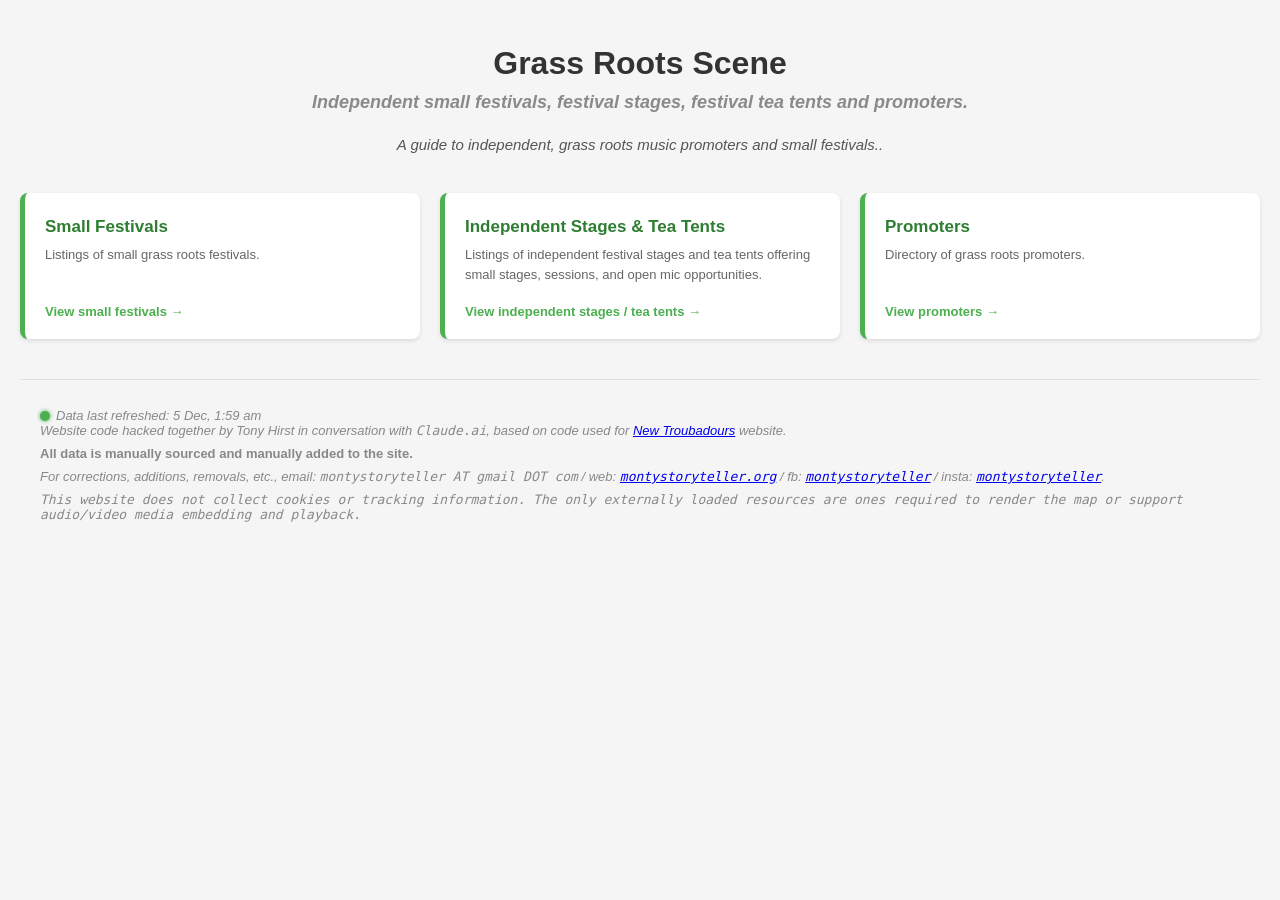
<file: docs/index.html>
<!DOCTYPE html>
<html lang="en">

<head>
    <meta charset="UTF-8">
    <meta name="viewport" content="width=device-width, initial-scale=1.0">
    <meta name="description"
        content="Directory of grass roots music and festival promoters appropriate for possible storytelling shows.">
    <meta name="keywords"
        content="grass roots, acoustic music, folk punk, acoustic, acoustic singer, protest singer, folk singer">
    <title>Grass Roots Scene — UK Grass Roots Promoters and Small Festivals</title>
    <link rel="icon" href="favicon.png">
    <link rel="canonical" href="https://grassroots.newtroubadours.org/">

    <link rel="stylesheet" href="shared-styles.css">
    <style>
        .page-intro {
            text-align: center;
            color: #555;
            font-style: italic;
            max-width: 640px;
            margin: 0 auto 36px auto;
            font-size: 15px;
            line-height: 1.6;
        }

        .tile-grid {
            display: grid;
            grid-template-columns: repeat(auto-fit, minmax(240px, 1fr));
            gap: 20px;
            margin-bottom: 40px;
        }

        .tile {
            background: white;
            border-radius: 8px;
            box-shadow: 0 2px 4px rgba(0, 0, 0, 0.1);
            border-left: 5px solid #4CAF50;
            padding: 24px 20px 20px 20px;
            text-decoration: none;
            color: inherit;
            display: flex;
            flex-direction: column;
            gap: 8px;
            transition: box-shadow 0.2s, transform 0.2s;
        }

        .tile:hover {
            box-shadow: 0 4px 12px rgba(0, 0, 0, 0.15);
            transform: translateY(-2px);
            text-decoration: none;
        }

        .tile-music {
            border-left-color: #1006c6;
        }

        .tile-icon {
            font-size: 28px;
            line-height: 1;
        }

        .tile-title {
            font-size: 17px;
            font-weight: bold;
            color: #2e7d32;
            margin: 0;
        }

        .tile-music .tile-title {
            color: #1006c6;
        }

        .tile-desc {
            font-size: 13px;
            color: #666;
            line-height: 1.5;
            margin: 0;
        }

        .tile-arrow {
            margin-top: auto;
            padding-top: 12px;
            font-size: 13px;
            font-weight: bold;
            color: #4CAF50;
        }

        .tile-music .tile-arrow {
            color: #1006c6;
        }

        .tile-grey {
            border-left-color: #888;
        }

        .tile-grey .tile-title {
            color: #555;
        }

        .tile-grey .tile-arrow {
            color: #888;
        }

        /* ── Club live counter ─────────────────────────── */
        .club-counter {
            display: flex;
            gap: 8px;
            flex-wrap: wrap;
            margin-top: 4px;
        }

        .club-badge {
            display: inline-flex;
            align-items: center;
            gap: 5px;
            font-size: 12px;
            font-weight: bold;
            padding: 3px 8px;
            border-radius: 20px;
            line-height: 1.3;
        }

        .club-badge-today {
            background: #e8f5e9;
            color: #2e7d32;
            border: 1px solid #a5d6a7;
        }

        .club-badge-week {
            background: #f1f8e9;
            color: #558b2f;
            border: 1px solid #c5e1a5;
        }

        .club-badge-loading {
            background: #f5f5f5;
            color: #aaa;
            border: 1px solid #e0e0e0;
            font-weight: normal;
        }

        .club-spinner {
            display: inline-block;
            width: 10px;
            height: 10px;
            border: 2px solid #ccc;
            border-top-color: #4CAF50;
            border-radius: 50%;
            animation: spin 0.7s linear infinite;
            flex-shrink: 0;
        }

        @keyframes spin {
            to {
                transform: rotate(360deg);
            }
        }
    </style>
</head>

<body>
    <h1>Grass Roots Scene</h1>
    <h2>Independent small festivals, festival stages, festival tea tents and promoters.</h2>

    <p class="page-intro">A guide to independent, grass roots music promoters and small festivals..</p>

    <div class="tile-grid">

        <a class="tile" href="small_festivals.html" id="festivals-tile">
            <div class="tile-title">Small Festivals</div>
            <p class="tile-desc">Listings of small grass roots festivals.
            </p>
            <div class="tile-arrow">View small festivals →</div>
        </a>

        <a class="tile" href="independent_stages.html" id="independent-stages-tile">
            <div class="tile-title">Independent Stages & Tea Tents</div>
            <p class="tile-desc">Listings of independent festival stages and tea tents offering small stages, sessions, and open mic opportunities.
            </p>
            <div class="tile-arrow">View independent stages / tea tents →</div>
        </a>

        <a class="tile" href="promoters.html" id="promoter-tile">
            <div class="tile-title">Promoters</div>
            <p class="tile-desc">Directory of grass roots promoters.</p>
            <div class="tile-arrow">View promoters →</div>
        </a>

    </div>

    <div class="about" id="colophon">
        <div id="dataLastUpdated"></div>
        <p><em>Website code hacked together by Tony Hirst in conversation with <code>Claude.ai</code>, based on code
                used for <a href="https://newtroubadours.org"">New Troubadours</a> website.</em></p>
        <p><strong>All data
                is manually sourced and manually added to the site.</strong></p>
        <p><em>For corrections, additions, removals, etc., email: <code>montystoryteller AT gmail DOT com</code> / web:
                <a href=" https://montystoryteller.org/"><code>montystoryteller.org</code></a> / fb: <a
                    href="https://www.facebook.com/montystoryteller/"><code>montystoryteller</code></a> / insta: <a
                    href="https://www.instagram.com/montystoryteller/"><code>montystoryteller</code></a>.</em></p>
        <p><em><code>This website does not collect cookies or tracking information. The only externally loaded resources
                    are ones required to render the map or support audio/video media embedding and playback.</code></em>
        </p>
    </div>

    <script>
        (function () {
            // ── Schedule helpers (ported from storyclub.html) ──────
            const DAY_MAP = { sunday: 0, monday: 1, tuesday: 2, wednesday: 3, thursday: 4, friday: 5, saturday: 6 };
            const OCC_MAP = { '1st': 1, '2nd': 2, '3rd': 3, '4th': 4, 'last': 'last' };

            function parseDDMMYYYY(s) {
                if (!s) return null;
                const [d, m, y] = s.split('/').map(Number);
                if (!d || !m || !y) return null;
                const dt = new Date(y, m - 1, d); dt.setHours(0, 0, 0, 0);
                return dt;
            }

            function findNthDayInMonth(year, month, targetDay, occurrence) {
                const lastDay = new Date(year, month + 1, 0);
                if (occurrence === 'last') {
                    for (let d = lastDay.getDate(); d >= 1; d--) {
                        const t = new Date(year, month, d); t.setHours(0, 0, 0, 0);
                        if (t.getDay() === targetDay) return t;
                    }
                } else {
                    let count = 0;
                    for (let d = 1; d <= lastDay.getDate(); d++) {
                        const t = new Date(year, month, d); t.setHours(0, 0, 0, 0);
                        if (t.getDay() === targetDay && ++count === occurrence) return t;
                    }
                }
                return null;
            }

            function scheduledDatesInRange(schedule, from, to, exceptions) {
                if (!schedule) return [];
                const exSet = new Set((exceptions || []).map(s => {
                    const d = parseDDMMYYYY(s);
                    return d ? d.getTime() : null;
                }).filter(Boolean));

                const results = [];
                function addIfInRange(dt) {
                    if (!dt) return;
                    if (dt >= from && dt <= to && !exSet.has(dt.getTime())) results.push(dt);
                }

                const sl = schedule.toLowerCase().trim();

                // Pipe-separated alternating months: "1st wed (even months) | 1st thu (odd months)"
                if (sl.includes('|')) {
                    for (const part of sl.split('|').map(s => s.trim())) {
                        const m = part.match(/^(.+?)\s*\((\w+)\s+months\)$/i);
                        if (!m) continue;
                        const tokens = m[1].trim().split(/\s+/);
                        const [occ, day] = tokens;
                        const cond = m[2].toLowerCase();
                        const tDay = DAY_MAP[day]; const occNum = OCC_MAP[occ];
                        if (tDay === undefined || !occNum) continue;
                        const cur = new Date(from.getFullYear(), from.getMonth(), 1);
                        while (cur <= to) {
                            const mo = cur.getMonth() + 1;
                            const ok = (cond === 'even' && mo % 2 === 0) || (cond === 'odd' && mo % 2 !== 0);
                            if (ok) addIfInRange(findNthDayInMonth(cur.getFullYear(), cur.getMonth(), tDay, occNum));
                            cur.setMonth(cur.getMonth() + 1);
                        }
                    }
                    return results.sort((a, b) => a - b);
                }

                // "X and Y dayname"
                if (sl.includes(' and ')) {
                    const parts = sl.split(' and ');
                    if (parts.length === 2) {
                        const occ1str = parts[0].trim();
                        const rest = parts[1].trim().split(/\s+/);
                        const occ2str = rest[0], dayName = rest[1];
                        const tDay = DAY_MAP[dayName];
                        const occ1 = OCC_MAP[occ1str], occ2 = OCC_MAP[occ2str];
                        if (tDay !== undefined && occ1 && occ2) {
                            const cur = new Date(from.getFullYear(), from.getMonth(), 1);
                            while (cur <= to) {
                                addIfInRange(findNthDayInMonth(cur.getFullYear(), cur.getMonth(), tDay, occ1));
                                addIfInRange(findNthDayInMonth(cur.getFullYear(), cur.getMonth(), tDay, occ2));
                                cur.setMonth(cur.getMonth() + 1);
                            }
                            return results.sort((a, b) => a - b);
                        }
                    }
                }

                // "every dayname"
                if (sl.startsWith('every ')) {
                    const dayName = sl.replace('every ', '').trim();
                    const tDay = DAY_MAP[dayName];
                    if (tDay !== undefined) {
                        const cur = new Date(from);
                        while (cur.getDay() !== tDay) cur.setDate(cur.getDate() + 1);
                        while (cur <= to) { addIfInRange(new Date(cur)); cur.setDate(cur.getDate() + 7); }
                    }
                    return results;
                }

                // Standard "Nth dayname"
                const tokens = sl.split(/\s+/);
                const occ = tokens[0], dayName = tokens[1];
                const tDay = DAY_MAP[dayName]; const occNum = OCC_MAP[occ];
                if (tDay !== undefined && occNum) {
                    const cur = new Date(from.getFullYear(), from.getMonth(), 1);
                    while (cur <= to) {
                        addIfInRange(findNthDayInMonth(cur.getFullYear(), cur.getMonth(), tDay, occNum));
                        cur.setMonth(cur.getMonth() + 1);
                    }
                }
                return results.sort((a, b) => a - b);
            }

            // ── Count clubs meeting today / this week ─────────────────────────────
            function countClubsInWindow(clubs, from, to) {
                let count = 0;
                for (const club of clubs) {
                    // Some records use a richer, non-string schedule shape
                    // (handled elsewhere by RecurrenceEngine) that this
                    // simplified parser doesn't understand — skip those
                    // rather than crash on them.
                    if (!club.schedule || typeof club.schedule !== 'string') continue;
                    const dates = scheduledDatesInRange(club.schedule, from, to, club.exceptions || []);
                    if (dates.length > 0) count++;
                }
                return count;
            }

            function updateCounter(todayCount, weekCount) {
                const counter = document.getElementById('club-counter');
                if (!counter) return;
                counter.innerHTML = '';

                const mkBadge = (cls, text) => {
                    const b = document.createElement('span');
                    b.className = 'club-badge ' + cls;
                    b.textContent = text;
                    return b;
                };

                if (todayCount > 0) {
                    counter.appendChild(mkBadge('club-badge-today',
                        todayCount === 1 ? '1 storyclub tonight' : `${todayCount} storyclubs tonight`));
                }

                if (weekCount > 0) {
                    counter.appendChild(mkBadge('club-badge-week',
                        weekCount === 1 ? '1 storyclub this week' : `${weekCount} storyclubs over next seven days`));
                }

                if (todayCount === 0 && weekCount === 0) {
                    counter.appendChild(mkBadge('club-badge-loading', 'no clubs this week'));
                    // Override colour for zero state
                    counter.querySelector('.club-badge').style.cssText =
                        'background:#fafafa;color:#aaa;border:1px solid #e0e0e0;';
                }
            }

            // ── Tiny standalone data-health LED ─────────────────────
            // Deliberately not shared_utils.js's buildDataHealthLed() /
            // displayDataLastUpdated() — this page doesn't load that
            // script. Reuses the same CSS classes already defined in
            // shared-styles.css (.data-health-led, .data-health-ok,
            // .data-health-error, .data-updated-text, .data-health-message)
            // so it looks and behaves the same, but only knows two states:
            // ok / error. There's no localStorage cache on this page to
            // fall back on, so there's no "stale-cache" (orange) state to
            // show — a failed fetch here just means the feed is down,
            // full stop.
            function renderDataHealth(ok, detail) {
                const el = document.getElementById('dataLastUpdated');
                if (!el) return;
                el.innerHTML = '';

                const led = document.createElement('span');
                led.className = 'data-health-led ' + (ok ? 'data-health-ok' : 'data-health-error');
                el.appendChild(led);

                const text = document.createElement('span');
                text.className = 'data-updated-text';
                text.textContent = ok
                    ? `Data last refreshed: ${formatNow()}`
                    : 'Event data unavailable';
                el.appendChild(text);

                if (ok) {
                    const title = 'Event data feed loaded successfully';
                    led.title = title;
                    led.setAttribute('role', 'img');
                    led.setAttribute('aria-label', title);
                    return;
                }

                // Error state: title/aria-label alone isn't reachable on a
                // touch device, so make the LED a click/keyboard-toggleable
                // button that reveals the detail message next to it —
                // same pattern as wireDataHealthLedClick() in
                // shared_utils.js, just inlined here rather than shared.
                const promptText = 'Event data unavailable — click for details';
                led.title = promptText;
                led.setAttribute('aria-label', promptText);
                led.classList.add('data-health-led-clickable');
                led.setAttribute('tabindex', '0');
                led.setAttribute('role', 'button');
                led.setAttribute('aria-expanded', 'false');

                const panel = document.createElement('span');
                panel.className = 'data-health-message';
                panel.setAttribute('aria-live', 'polite');
                panel.style.display = 'none';
                panel.textContent = detail || 'No further detail available.';
                el.appendChild(panel);

                const toggle = () => {
                    const nowVisible = panel.style.display === 'none';
                    panel.style.display = nowVisible ? 'block' : 'none';
                    led.setAttribute('aria-expanded', String(nowVisible));
                };
                led.onclick = toggle;
                led.onkeydown = (e) => {
                    if (e.key === 'Enter' || e.key === ' ') {
                        e.preventDefault();
                        toggle();
                    }
                };
            }

            function formatNow() {
                return new Date().toLocaleString('en-GB', {
                    hour: 'numeric', minute: '2-digit', hour12: true,
                    day: 'numeric', month: 'short'
                });
            }

            async function loadClubCounts() {
                try {
                    const resp = await fetch('grass_roots_normalized.json');
                    if (!resp.ok) throw new Error(`HTTP ${resp.status}`);
                    const data = await resp.json();
                    const clubs = data.events || [];

                    const today = new Date(); today.setHours(0, 0, 0, 0);
                    const todayEnd = new Date(today); todayEnd.setHours(23, 59, 59, 999);

                    // "This week" = today through next 6 days (7-day window)
                    const weekEnd = new Date(today);
                    weekEnd.setDate(weekEnd.getDate() + 6);
                    weekEnd.setHours(23, 59, 59, 999);

                    const todayCount = countClubsInWindow(clubs, today, todayEnd);
                    const weekCount = countClubsInWindow(clubs, today, weekEnd);

                    updateCounter(todayCount, weekCount);
                    renderDataHealth(true);
                } catch (e) {
                    // Remove the counter spinner and paint the LED red —
                    // no more silent failure now that there's a visible
                    // indicator to reflect it. Logged to console too, since
                    // the LED's tooltip alone isn't always easy to trigger.
                    console.error('loadClubCounts failed:', e);
                    const counter = document.getElementById('club-counter');
                    if (counter) counter.innerHTML = '';
                    renderDataHealth(false, e && e.message);
                }
            }

            loadClubCounts();
        })();
    </script>
</body>

</html>
</file>
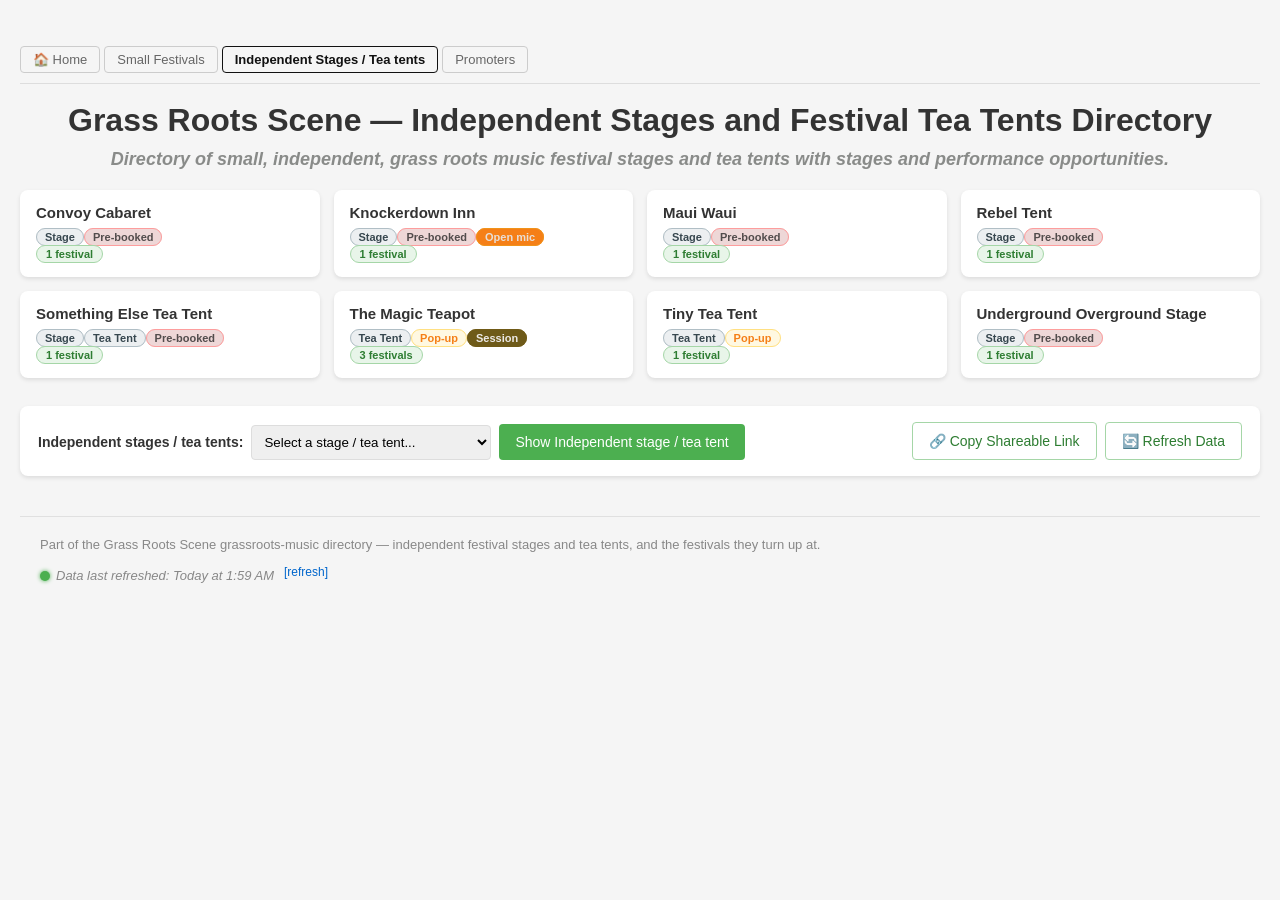
<file: docs/independent_stages.html>
<!DOCTYPE html>
<html lang="en">

<head>
    <meta charset="UTF-8">
    <meta name="viewport" content="width=device-width, initial-scale=1.0">
    <meta name="description" content="UK grassroots scene small independent festival stages and festival tea tents directory.">
    <meta name="keywords"
        content="grass roots music, independent stages, small stages, tea tents, festival tea tents, small festivals, independent festivals, independent festival stage">
    <title>Independent Stages and Festival Tea Tents — Grass Roots Scene</title>
    <link rel="icon" type="image/x-icon" href="favicon.png">
    <link rel="preconnect" href="https://cdnjs.cloudflare.com" crossorigin>
    <link rel="stylesheet" href="shared-styles.css">
    <link rel="stylesheet" href="independent_stages-styles.css">
</head>

<body class="page-independent_stages">

    <nav class="site-nav" aria-label="Site navigation">
        <a href="index.html">🏠 Home</a>
        <a href="small_festivals.html">Small Festivals</a>
        <a href="independent_stages.html" aria-current="page">Independent Stages / Tea tents</a>
        <a href="promoters.html">Promoters</a>
    </nav>

    <h1>Grass Roots Scene — Independent Stages and Festival Tea Tents Directory</h1>
    <h2>Directory of small, independent, grass roots music festival stages and tea tents with stages and performance opportunities.</h2>

    <!-- ── Overview panels ─────────────────────────────────────────── -->

    <div id="allStagesBody">
        <p class="stage-panel-placeholder">Loading independent stages / tea tents…</p>
    </div>

    <!-- ── Selector ────────────────────────────────────────────────── -->

    <div class="stage-controls">
        <div class="stage-selector">
            <label for="independentStageSelect">Independent stages / tea tents:</label>
            <select id="independentStageSelect" onchange="handleIndependentStageSelectChange()">
                <option value="">Select a stage / tea tent...</option>
            </select>
            <button onclick="loadSelectedIndependentStage()" class="btn-primary">Show Independent stage / tea tent</button>
        </div>
        <div class="share-container">
            <button onclick="shareIndependentStageLink()" class="btn-secondary">🔗 Copy Shareable Link</button>
            <button id="refreshDataBtn" onclick="refreshDirectoryData()" class="btn-secondary"
                title="Bypasses the cache to fetch the latest directory data immediately">🔄 Refresh Data</button>
        </div>
    </div>

    <!-- ── Not found ───────────────────────────────────────────────── -->
    <div id="independentStageNotFound" style="display:none;" class="not-found-state">
        <p>Independent stage / tea tent not found. <a href="independent_stages.html">View all independent stages / tea tents</a></p>
    </div>

    <!-- ── Detail panel ────────────────────────────────────────────── -->
    <div id="independentStageContent" style="display:none;">
        <h2 id="independentStageTitle"></h2>
        <div id="independentStageSubtitle" style="display:none;"></div>

        <div id="independentStageBadges" class="badge-row"></div>
        <div id="independentStageMeta"></div>
        <div id="independentStageLinks"></div>
        <div id="independentStagePromoter" style="display:none;"></div>

        <div id="independentStageDescription"></div>

        <h3 class="stage-section-heading">Festivals featuring this stage</h3>
        <div id="independentStageFestivalsList"></div>
    </div>

    <!-- ── Colophon ────────────────────────────────────────────────── -->
    <div class="about">
        <p>Part of the Grass Roots Scene grassroots-music directory — independent festival stages and tea tents,
            and the festivals they turn up at.</p>
        <div id="dataLastUpdated"></div>
    </div>

        <script src="recurrence-engine.js"></script>
        <script src="shared_utils.js"></script>
        <script src="independent_stages.js"></script>
</body>

</html>
</file>
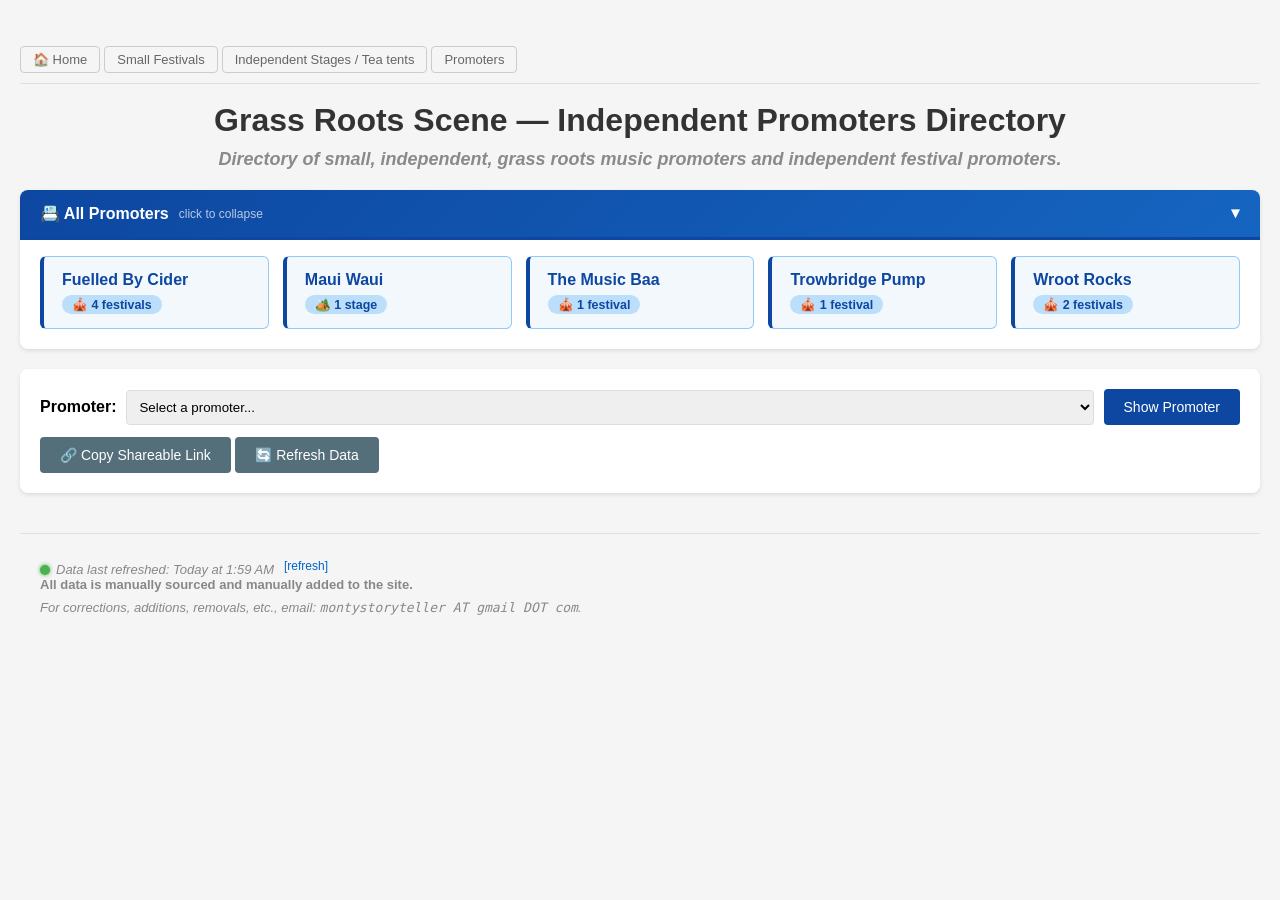
<file: docs/promoters.html>
<!DOCTYPE html>
<html lang="en">

<head>
    <meta charset="UTF-8">
    <meta name="viewport" content="width=device-width, initial-scale=1.0">
    <meta name="description" content="UK grassroots scene small independent promoters directory.">
    <meta name="keywords"
        content="grass roots music, independent promoters, promoters, promoting, promoter, small festival promoters, small festivals, independent festival promoter, independent festival promotion">
    <title>Independent Promoters — Grass Roots Scene</title>
    <link rel="icon" type="image/x-icon" href="favicon.png">
    <link rel="preconnect" href="https://cdnjs.cloudflare.com" crossorigin>
    <link rel="stylesheet" href="shared-styles.css">
    <link rel="stylesheet" href="promoters-styles.css">
</head>

<body class="page-promoters">

    <nav class="site-nav" aria-label="Site navigation">
        <a href="index.html">🏠 Home</a>
        <a href="small_festivals.html">Small Festivals</a>
        <a href="independent_stages.html">Independent Stages / Tea tents</a>
        <a href="promoters.html">Promoters</a>
    </nav>

    <h1>Grass Roots Scene — Independent Promoters Directory</h1>
    <h2>Directory of small, independent, grass roots music promoters and independent festival promoters.</h2>
    <!-- ── Overview panels ─────────────────────────────────────────── -->

    <div id="allPromotersPanel">
        <details class="promoter-panel-details" open>
            <summary class="promoter-panel-summary">
                <span class="promoter-panel-label">📇 All Promoters</span>
                <span class="promoter-panel-hint">click to collapse</span>
            </summary>
            <div class="promoter-panel-body" id="allPromotersBody"></div>
        </details>
    </div>

    <!-- ── Selector ────────────────────────────────────────────────── -->

    <div class="promoter-controls">
        <div class="promoter-selector">
            <label for="promoterSelect">Promoter:</label>
            <select id="promoterSelect" onchange="handlePromoterSelectChange()">
                <option value="">Select a promoter...</option>
            </select>
            <button onclick="loadSelectedPromoter()" class="btn-primary">Show Promoter</button>
        </div>
        <div class="share-container">
            <button onclick="sharePromoterLink()" class="btn-secondary">🔗 Copy Shareable Link</button>
            <button id="refreshDataBtn" onclick="refreshDirectoryData()" class="btn-secondary"
                title="Bypasses the cache to fetch the latest directory data immediately">🔄 Refresh Data</button>
        </div>
    </div>

    <!-- ── Not found ───────────────────────────────────────────────── -->
    <div id="promoterNotFound" style="display:none;" class="not-found-state">
        <p>Promoter not found. <a href="promoters.html">View all promoters</a></p>
    </div>

    <!-- ── Promoter detail ─────────────────────────────────────────── -->
    <div id="promoterContent" style="display:none;">

        <div class="promoter-header">
            <h2 class="promoter-title" id="promoterTitle"></h2>
            <div class="promoter-subtitle" id="promoterSubtitle" style="display:none;"></div>
            <div id="promoterLinks" class="promoter-links"></div>
            <div id="promoterDescription" class="promoter-description" style="display:none;"></div>
        </div>

        <div class="promoter-section">
            <h3 class="promoter-section-heading">🎪 Festivals</h3>
            <div id="promoterFestivalsList" class="promoter-list"></div>
        </div>

        <div class="promoter-section">
            <h3 class="promoter-section-heading">🏕️ Independent Stages / Tea Tents</h3>
            <div id="promoterStagesList" class="promoter-list"></div>
        </div>

        <div class="promoter-section">
            <h3 class="promoter-section-heading">📍 Venues</h3>
            <div id="promoterVenuesList" class="promoter-list"></div>
        </div>

        <div class="promoter-section">
            <h3 class="promoter-section-heading">🎤 Artists</h3>
            <div id="promoterArtistsList" class="promoter-list"></div>
        </div>

    </div>

    <div class="about" id="colophon">
        <div id="dataLastUpdated"></div>
        <p><strong>All data is manually sourced and manually added to the site.</strong></p>
        <p><em>For corrections, additions, removals, etc., email: <code>montystoryteller AT gmail DOT com</code>.</em>
        </p>
    </div>

    <script src="recurrence-engine.js"></script>
    <script src="shared_utils.js"></script>
    <script src="promoters.js"></script>
</body>

</html>
</file>
<file: docs/shared-styles.css>
/* =============================================================
   0. SHARED COLOUR VARIABLES
   Performance-type accent colours — single source of truth for
   the full-saturation accent used by filter buttons, tags, and
   badges across the events/tours/performers/venues/flyers pages.
   Keep in sync with PERFORMANCE_TYPE_COLOURS in shared_utils.js.
   (Softer tint/shade variants, e.g. badge backgrounds, and
   gradient stops on the coloured event/tour cards, are a
   deliberately different design choice and are not driven by
   these variables.)
   ============================================================= */
:root {
    --color-story: #2e7d32;
    --color-music: #443cd7;
    --color-poetry: #d6006e;
    --color-troupe: #795548;

    /* Primary Green Theme Variables */
    --theme-green: #4CAF50;
    --theme-green-dark: #2e7d32;
    --theme-green-border: #a5d6a7;
    --theme-green-border-alt: #c8e6c9;
    /* Promoted here from venue-styles.css and tour-styles.css, which both
       independently defined this exact value in their own :root blocks. */
    --theme-green-bg: #e8f5e9;
}

/* =============================================================
   1. BASE
   body, headings
   ============================================================= */

*,
*::before,
*::after {
    box-sizing: border-box;
}

html {
    overflow-x: hidden;
}

body {
    font-family: Arial, sans-serif;
    max-width: 1400px;
    margin: 20px auto;
    padding: 20px;
    background-color: #f5f5f5;
    overflow-x: hidden;
}

h1 {
    color: #333;
    text-align: center;
    margin: 5px 0 10px 0;
}

h2 {
    text-align: center;
    font-style: italic;
    color: #898b89;
    margin: 5px 0 20px 0;
    font-size: 18px;
}

/* =============================================================
   1b. SITE NAV
   ============================================================= */
.site-nav {
  display: flex;
  flex-wrap: wrap;
  overflow-x: visible;
  gap: 4px;
  padding: 6px 0 10px;
  margin: 0 0 18px;
  border-bottom: 1px solid #ddd;
  scrollbar-width: none;
}

.site-nav a {
  flex-shrink: 1;
  padding: 5px 12px;
  border-radius: 4px;
  text-decoration: none;
  font-size: 13px;
  font-weight: 500;
  color: #666;
  background: transparent;
  border: 1px solid #ccc;
  transition: background 0.15s, border-color 0.15s, color 0.15s;
  white-space: nowrap;
}
.site-nav a:hover {
  background: #f5f5f5;
  border-color: #999;
  color: #111;
}
.site-nav a[aria-current="page"] {
  background: #f5f5f5;
  border: 1.5px solid #111;
  color: #111;
  font-weight: 700;
  pointer-events: none;
}

@media (prefers-color-scheme: dark) {
  .site-nav {
    border-bottom-color: #333;
  }
  .site-nav a {
    color: #999;
    border-color: #444;
  }
  .site-nav a:hover {
    background: #2a2a2a;
    border-color: #777;
    color: #eee;
  }
  .site-nav a[aria-current="page"] {
    background: #2a2a2a;
    border-color: #eee;
    color: #eee;
  }
}

/* Navigation feedback for page transitions */
.site-nav a.nav-link-pending {
  opacity: 0.6;
}

body.nav-loading {
  opacity: 0.85;
  transition: opacity 0.1s ease-out;
}

/* =============================================================
   2. BUTTONS
   ============================================================= */

button {
    padding: 10px 20px;
    background-color: var(--theme-green);
    color: white;
    border: none;
    border-radius: 4px;
    cursor: pointer;
    font-size: 14px;
    transition: all 0.3s;
}

button:hover {
    background-color: #45a049;
}

button.active {
    background-color: var(--theme-green-dark);
    box-shadow: 0 0 0 3px rgba(46, 125, 50, 0.3);
}

/* =============================================================
   PERFORMANCE-TYPE FILTER BUTTONS (story/music/poetry/troupe)
   Shared by the performers listing and venues listing pages.
   Each type gets its own accent colour for both the active and
   hover states, and explicitly cancels the generic button /
   button:hover / button.active rules above (background-color,
   box-shadow) — those would otherwise force every one of these
   buttons, including music/poetry, to the same green highlight.
   ============================================================= */
.type-filter-btn {
    border: 2px solid #ccc;
    background: white;
    color: #555;
    border-radius: 20px;
    padding: 5px 14px;
    font-size: 13px;
    font-weight: bold;
    cursor: pointer;
    transition: background 0.15s, border-color 0.15s, color 0.15s, box-shadow 0.15s;
    box-shadow: none;
}

.type-filter-btn:hover {
    background: white;
}

.type-filter-btn.active {
    box-shadow: none;
}

.type-filter-btn[data-ptype="story"].active {
    background: var(--color-story);
    border-color: var(--color-story);
    color: white;
}

.type-filter-btn[data-ptype="music"].active {
    background: var(--color-music);
    border-color: var(--color-music);
    color: white;
}

.type-filter-btn[data-ptype="poetry"].active {
    background: var(--color-poetry);
    border-color: var(--color-poetry);
    color: white;
}

.type-filter-btn[data-ptype="troupe"].active {
    background: var(--color-troupe);
    border-color: var(--color-troupe);
    color: white;
}

.type-filter-btn[data-ptype="story"]:not(.active):hover {
    border-color: var(--color-story);
    color: var(--color-story);
}

.type-filter-btn[data-ptype="music"]:not(.active):hover {
    border-color: var(--color-music);
    color: var(--color-music);
}

.type-filter-btn[data-ptype="poetry"]:not(.active):hover {
    border-color: var(--color-poetry);
    color: var(--color-poetry);
}

.type-filter-btn[data-ptype="troupe"]:not(.active):hover {
    border-color: var(--color-troupe);
    color: var(--color-troupe);
}

/* Slightly darkened shades for the active+hover state — derived tints,
   not driven by the CSS variables above (deliberately a different value,
   not just var() + opacity). */
.type-filter-btn[data-ptype="story"].active:hover {
    background: #276829;
}

.type-filter-btn[data-ptype="music"].active:hover {
    background: #3931b8;
}

.type-filter-btn[data-ptype="poetry"].active:hover {
    background: #b8004f;
}

.type-filter-btn[data-ptype="troupe"].active:hover {
    background: #63443a;
}


/* =============================================================
   3. FORM INPUTS
   ============================================================= */

input[type="date"],
select {
    padding: 8px;
    border: 1px solid #ddd;
    border-radius: 4px;
    transition: all 0.3s;
}


/* =============================================================
   4. MAP
   Base map container and popup styles.
   Note: tour-styles.css overrides #map-container for the tour page.
   ============================================================= */

#map-container {
    background: white;
    padding: 20px;
    border-radius: 8px;
    box-shadow: 0 2px 4px rgba(0, 0, 0, 0.1);
    height: 600px;
}

#map {
    height: 100%;
    border-radius: 4px;
}

.leaflet-popup-content {
    margin: 10px;
}

.popup-content h3 {
    margin: 0 0 10px 0;
    color: var(--theme-green-dark);
}

.popup-content p {
    margin: 5px 0;
}


/* =============================================================
   8. COLOPHON
   ============================================================= */

.about {
    margin-top: 40px;
    padding: 20px;
    font-size: 13px;
    color: #888;
    border-top: 1px solid #e0e0e0;
}

.about p {
    margin: 0 0 8px 0;
}

#dataLastUpdated {
    display: flex;
    align-items: center;
    flex-wrap: wrap;
    gap: 6px;
}

.data-updated-text {
    font-style: italic;
    margin-top: 8px;
}

/* Status LED next to the "Data last updated" line — reflects whether the
   grass_roots_normalized.json feed loaded normally (green), failed but fell
   back to a stale cached copy (orange), or failed with no cache at all
   to fall back on (red). See loadEventsData() / displayDataLastUpdated()
   in shared_utils.js. */
.data-health-led {
    display: inline-block;
    width: 10px;
    height: 10px;
    border-radius: 50%;
    flex-shrink: 0;
    margin-top: 8px;
}

.data-health-ok {
    background: #4CAF50;
    box-shadow: 0 0 4px #4CAF50;
}

.data-health-stale-cache {
    background: #ff9800;
    box-shadow: 0 0 4px #ff9800;
}

.data-health-error {
    background: #e53935;
    box-shadow: 0 0 4px #e53935;
}

/* Added only while the LED reflects a problem (stale-cache/error) — see
   wireDataHealthLedClick() in shared_utils.js. Clicking, or pressing
   Enter/Space when focused, toggles .data-health-message next to it.
   The title/aria-label tooltip alone isn't reachable on a touch device,
   so this gives the same explanation a visible, tappable home. */
.data-health-led-clickable {
    cursor: pointer;
}

.data-health-led-clickable:hover,
.data-health-led-clickable:focus-visible {
    box-shadow: 0 0 0 3px rgba(0, 0, 0, 0.15);
    outline: none;
}

.data-health-message {
    display: none;
    margin-top: 4px;
    font-size: 0.85em;
    color: #555;
}

.data-refresh-link {
    color: #0066cc;
    text-decoration: none;
    font-size: 12px;
    margin-left: 4px;
    cursor: pointer;
    transition: color 0.2s;
}

.data-refresh-link:hover {
    color: #0052a3;
    text-decoration: underline;
}

.data-refresh-status {
    display: inline;
    color: var(--theme-green-dark);
    font-weight: bold;
    margin-left: 4px;
}


/* =============================================================
   5. EVENT CARDS — BASE & VARIANTS
   .event base, then colour/style variants: special, music, folk,
   session, highlighted, cancelled
   ============================================================= */

.event {
    padding: 15px;
    margin-bottom: 10px;
    background-color: #f9f9f9;
    border-left: 4px solid var(--theme-green);
    border-radius: 4px;
    cursor: pointer;
    transition: background-color 0.3s;
}

.event:hover {
    background-color: #f0f0f0;
}

.event.special {
    background: linear-gradient(135deg, #43a047 0%, #66bb6a 100%);
    border: 2px solid var(--theme-green-dark);
    color: white;
}

.event.music {
    background: linear-gradient(135deg, #443cd7 0%, #8e9df3 100%);
    border: 2px solid #1006c6;
    color: white;
}

.event.folk {
    background: linear-gradient(135deg, #8b4513 0%, #a0522d 100%);
    border: 2px solid #654321;
    color: white;
}

.event.poetry {
    background: linear-gradient(135deg, #c2005c 0%, #ff4fa3 100%);
    border: 2px solid #8a0040;
    color: white;
}

.event.session {
    background: linear-gradient(135deg, #90ee90 0%, #98fb98 100%);
    border: 2px solid #228b22;
    color: #1a5c1a;
}

.event.highlighted {
    box-shadow: 0 0 10px rgba(76, 175, 80, 0.5);
    border-left-width: 8px;
}

.event.event-cancelled, .event.event-rescheduled {
    border-left: 4px solid #c62828 !important;
    background: repeating-linear-gradient(
        -45deg,
        #e8ede8, #e8ede8 8px,
        #dfe6df 8px, #dfe6df 16px
    );
    color: #555;
}

/* Past event styling (mirrors the tour page's .date-past treatment).
   Applied to every .event unconditionally so past events are visibly
   dimmed even when the "Hide past events" checkbox is left unchecked.
   Cancelled/rescheduled events already have their own faded striped
   look, so they only get the dimming filter, not the colour override —
   avoids fighting their !important background/border rule above. */
.event.date-past {
    opacity: 0.55;
    filter: grayscale(40%);
}

.event.date-past:not(.event-cancelled):not(.event-rescheduled) {
    border-left-color: #aaa !important;
    background: #f0f0f0 !important;
    color: #888 !important;
}

.event.special.date-past,
.event.music.date-past,
.event.folk.date-past,
.event.poetry.date-past,
.event.session.date-past {
    background: linear-gradient(135deg, #777 0%, #aaa 100%) !important;
    border-color: #999 !important;
    color: #ddd !important;
    opacity: 0.6;
}

.event.date-past:not(.event-cancelled):not(.event-rescheduled) .event-name::after {
    content: " — past";
    font-size: 0.8em;
    color: inherit;
    font-weight: normal;
    font-style: italic;
    opacity: 0.85;
}


/* =============================================================
   6. EVENT CARD CONTENT
   Name, date, location — base styles then per-variant overrides
   ============================================================= */

.event-name {
    font-weight: bold;
    font-size: 16px;
}

.event-date {
    margin-top: 5px;
}

.event-location {
    color: #777;
    font-style: italic;
    margin-top: 3px;
    font-size: 14px;
}

/* Featured guest slot on recurring club events — "feat. Performer Name" */
.event-featured-guest {
    font-size: 13px;
    color: #555;
    font-style: italic;
    margin-top: 3px;
}

.event-featured-guest a {
    color: var(--theme-green-dark);
    text-decoration: none;
    font-style: italic;
}

.event-featured-guest a:hover {
    text-decoration: underline;
}

.special .event-location {
    color: var(--theme-green-border-alt);
}

.music .event-location {
    color: rgba(255, 255, 255, 0.85);
}

.poetry .event-location {
    color: rgba(255, 255, 255, 0.85);
}

.folk .event-location {
    color: #f5deb3;
}

.session .event-location {
    color: #2d5a2d;
}

.event.event-cancelled .event-location {
    color: #178232;
}

/* Date status indicators */
.event-date-cancelled {
    text-decoration: line-through;
    color: #999;
}

.special .event-date-cancelled {
    text-decoration: line-through;
    color: #888;
}

.special .event-location .event-date-cancelled,
.music .event-location .event-date-cancelled,
.poetry .event-location .event-date-cancelled {
    color: #649f66;
}

.event-date-rescheduled-notice {
    color: #d32f2f;
    font-weight: bold;
}

.event-date-usually {
    color: var(--theme-green-dark);
    font-style: italic;
}

/* Venue links */
.venue-link {
    text-decoration: none;
    color: inherit;
}

.venue-link:hover {
    text-decoration: underline;
}


/* =============================================================
   7. ICONS  (website / email / facebook)
   Base icon rules, then colour overrides grouped by variant:
   default → music → folk → session → facebook-inline
   ============================================================= */

.event-facebook,
.event-email,
.event-website {
    display: inline-block;
    margin-left: 10px;
    text-decoration: none !important;
    vertical-align: middle;
    border: none;
    border-bottom: none !important;
}

.event-facebook svg,
.event-email svg,
.event-website svg {
    width: 20px;
    height: 20px;
    transition: fill 0.3s;
}

/* Default icon colours */
/* Facebook colours are baked into the SVG itself */

.event-email svg {
    fill: #ffffff;
}

.event-email:hover svg {
    fill: #77ee77;
}

.event-website svg {
    fill: #555555;
}

.event-website:hover svg {
    fill: #1eb868;
}

.event.special .event-website svg {
    fill: #d9d5d5;
}

/* Music variant icon overrides */
/* Invert facebook on blue background so it reads as white circle / blue f */
.event.music .event-facebook svg {
    filter: invert(1);
}

.event.music .event-email svg {
    fill: #77ee77;
}

.event.music .event-email:hover svg {
    fill: #ffffff;
}

.event.music .event-website svg {
    fill: rgba(255, 255, 255, 0.85);
}

.event.music .event-website:hover svg {
    fill: #ffffff;
}

/* Poetry variant icon overrides */
/* Invert facebook on magenta background so it reads as white circle / blue f */
.event.poetry .event-facebook svg {
    filter: invert(1);
}

.event.poetry .event-email svg {
    fill: #ffb3da;
}

.event.poetry .event-email:hover svg {
    fill: #ffffff;
}

.event.poetry .event-website svg {
    fill: rgba(255, 255, 255, 0.85);
}

.event.poetry .event-website:hover svg {
    fill: #ffffff;
}

/* Folk variant icon overrides */
.event.folk .event-email svg,
.event.folk .event-website svg {
    fill: #f5deb3;
}

.event.folk .event-email:hover svg,
.event.folk .event-website:hover svg {
    fill: #ffffff;
}

/* Session variant icon overrides */
.event.session .event-email svg,
.event.session .event-website svg {
    fill: #228b22;
}

.event.session .event-email:hover svg,
.event.session .event-website:hover svg {
    fill: #1a5c1a;
}



/* =============================================================
   8. TICKETS & LINKS
   ============================================================= */

.event-tickets {
    margin-top: 8px;
    display: flex;
    align-items: center;
    gap: 8px;
    flex-wrap: wrap;
}

.event-tickets a {
    color: var(--theme-green-dark);
    text-decoration: none;
    font-weight: bold;
    border-bottom: 2px solid var(--theme-green);
}

.event.special .event-tickets a,
.event.music .event-tickets a,
.event.poetry .event-tickets a {
    color: #ffeb3b;
    border-bottom: 2px solid #fff59d;
}

.event-tickets a:hover {
    border-bottom-color: #ffffff;
}

.event-tickets .separator {
    color: #ffeb3b;
    margin: 0 8px;
}

.event.event-cancelled .event-tickets a {
    color: #e65100;
    border-bottom-color: #e65100;
}


/* =============================================================
   9. BADGES
   ============================================================= */

.event-badge {
    background: rgba(76, 175, 80, 0.3);
    padding: 2px 8px;
    border-radius: 4px;
    font-size: 12px;
    font-weight: bold;
    margin-left: 8px;
}

.event-badge-cancelled {
    background-color: #c62828 !important;
    color: white !important;
    font-weight: bold;
}

.event-badge-sold-out {
    background-color: #e65100 !important;
    color: white !important;
    font-weight: bold;
}


/* =============================================================
   10. EXPANDABLE SECTIONS
   ============================================================= */

.event-expand-btn {
    display: block;
    margin-top: 12px;
    padding: 6px 12px;
    background: var(--theme-green);
    color: white;
    border-radius: 4px;
    font-size: 14px;
    cursor: pointer;
    transition: background 0.3s;
    width: fit-content;
}

.event.special .event-expand-btn,
.event.music .event-expand-btn,
.event.poetry .event-expand-btn,
.event.folk .event-expand-btn,
.event.session .event-expand-btn {
    background: rgba(255, 255, 255, 0.3);
}

.event.special .event-expand-btn:hover,
.event.music .event-expand-btn:hover,
.event.poetry .event-expand-btn:hover,
.event.folk .event-expand-btn:hover,
.event.session .event-expand-btn:hover {
    background: rgba(255, 255, 255, 0.5);
}

.event.event-cancelled .event-expand-btn {
    background: var(--theme-green-dark);
    color: white;
}

.event.event-cancelled .event-expand-btn:hover {
    background: #1b5e20;
}

.event-expandable {
    margin-top: 10px;
    padding: 15px;
    background-color: #ffffff;
    border-left: 4px solid var(--theme-green);
    border-radius: 4px;
    margin-bottom: 10px;
    animation: slideDown 0.3s ease-out;
}

@keyframes slideDown {
    from {
        opacity: 0;
        max-height: 0;
    }
    to {
        opacity: 1;
        max-height: 1000px;
    }
}

.event-description {
    margin-bottom: 15px;
    color: #333;
    line-height: 1.6;
}

.event-description p {
    margin: 0 0 10px 0;
}

.event-flyer-image {
    max-width: 100%;
    height: auto;
    border-radius: 4px;
    box-shadow: 0 2px 4px rgba(0, 0, 0, 0.1);
}


/* =============================================================
   11. UTILITIES
   ============================================================= */

/* Spacing for the icons span appended to a venue line */
.venue-icons {
    margin-left: 8px;
}

/* Spacing for the VIEW TOUR link in the tickets row */
.tour-link {
    margin-right: 0;
}

.event.hidden {
    display: none;
}

.no-events {
    text-align: center;
    color: #999;
    padding: 20px;
}


/* =============================================================
   12. RESPONSIVE
   ============================================================= */

@media (max-width: 768px) {
    body {
        padding: 10px;
    }

    button {
        padding: 8px 6px;
        font-size: 11px;
    }
}

/* =============================================================
   13. FESTIVAL CARDS
   White-background card with bold green left border.
   primary_type="music" gets a blue variant via .festival-music.
   The .festival class must NOT also carry .special so that
   filterEvents() DOM-based detection stays unambiguous.
   ============================================================= */

.event.festival {
    background: #daf3d8;
    border-left: 6px solid var(--theme-green-dark);
    border-top: 1px solid var(--theme-green-border-alt);
    border-right: 1px solid var(--theme-green-border-alt);
    border-bottom: 1px solid var(--theme-green-border-alt);
    border-radius: 4px;
}

.event.festival:hover {
    background: #f1f8f1;
}

/* Music-primary festival — blue border variant */
.event.festival.festival-music {
    background: #dbe4f1;
    border-left-color: #1006c6;
    border-top-color: #c5caf5;
    border-right-color: #c5caf5;
    border-bottom-color: #c5caf5;
}

.event.festival.festival-music:hover {
    background: #f0f1fc;
}

/* Event name — dark green for storytelling, dark blue for music */
.event.festival .event-name {
    color: #1b5e20;
    font-weight: bold;
    font-size: 16px;
}

.event.festival.festival-music .event-name {
    color: #0d0671;
}

/* Performer list */
.event.festival .festival-performers {
    font-style: italic;
    color: #444;
    font-size: 13px;
    margin-top: 4px;
}

/* Venue */
.event.festival .event-location {
    color: #666;
    font-size: 14px;
}

/* Date range */
.event.festival .festival-date-range {
    color: var(--theme-green-dark);
    font-weight: bold;
    font-size: 13px;
    margin-top: 5px;
}

.event.festival.festival-music .festival-date-range {
    color: #1006c6;
}

.festival-day-count {
    color: #555;
    font-weight: normal;
}

/* Festival badge — sits inline after the event name */
.event-badge.festival-badge {
    background: #e8f5e9;
    color: var(--theme-green-dark) !important;
    border: 1px solid var(--theme-green-border);
    padding: 2px 8px;
    border-radius: 4px;
    font-size: 11px;
    font-weight: bold;
    margin-left: 8px;
    vertical-align: middle;
}

.event.festival.festival-music .event-badge.festival-badge {
    background: #e8eaf6;
    color: #1a237e !important;
    border-color: #9fa8da;
}

/* Ticket / programme link row */
.event.festival .event-tickets a {
    color: var(--theme-green-dark);
    font-weight: bold;
    text-decoration: none;
    border-bottom: 2px solid var(--theme-green);
}

.event.festival.festival-music .event-tickets a {
    color: #1006c6;
    border-bottom-color: #443cd7;
}

.event.festival .event-tickets a:hover {
    border-bottom-color: #1b5e20;
}

/* Tickets */


.ticket-link {
    font-size: 12px;
    color: var(--theme-green-dark);
    font-weight: bold;
    text-decoration: none;
    border-bottom: 1px solid var(--theme-green);
    padding-bottom: 1px;
}

.ticket-link:hover {
    color: #1b5e20;
    border-bottom-color: #1b5e20;
}

/* Programme TBA / Full programme link — pill-style button */
a.festival-programme-link {
    display: inline-block;
    margin-top: 6px;
    padding: 4px 10px;
    background: #e8f5e9;
    color: var(--theme-green-dark) !important;
    border: 1px solid var(--theme-green-border);
    border-radius: 4px;
    font-size: 12px;
    font-weight: bold;
    text-decoration: none !important;
    cursor: pointer;
}

a.festival-programme-link:hover {
    background: var(--theme-green-border-alt);
    color: #1b5e20 !important;
}

.event.festival.festival-music a.festival-programme-link {
    background: #e8eaf6;
    color: #1a237e !important;
    border-color: #9fa8da;
}

.event.festival.festival-music a.festival-programme-link:hover {
    background: #c5caf5;
}

/* =============================================================
   14. VENUE & PERFORMER PAGE LINKS
   Small profile/info link appended to venue and performer lines.
   Uses a pill style so it reads clearly on any card colour.
   ============================================================= */

.venue-page-link {
    display: inline-block;
    margin-left: 6px;
    font-size: 11px;
    font-weight: bold;
    color: #555;
    background: rgba(0, 0, 0, 0.08);
    border-radius: 3px;
    padding: 1px 5px;
    text-decoration: none;
    vertical-align: middle;
    line-height: 1.4;
    transition: background 0.2s, color 0.2s;
    white-space: nowrap;
}

.venue-page-link:hover {
    background: rgba(0, 0, 0, 0.18);
    color: #000;
    text-decoration: none;
}

/* On coloured cards: white pill with dark text */
.event.special .venue-page-link,
.event.music .venue-page-link,
.event.poetry .venue-page-link {
    color: rgba(255, 255, 255, 0.9);
    background: rgba(255, 255, 255, 0.2);
}

.event.special .venue-page-link:hover,
.event.music .venue-page-link:hover,
.event.poetry .venue-page-link:hover {
    background: rgba(255, 255, 255, 0.35);
    color: #fff;
}

.event.folk .venue-page-link {
    color: #f5deb3;
    background: rgba(0, 0, 0, 0.15);
}

.event.folk .venue-page-link:hover {
    background: rgba(0, 0, 0, 0.25);
    color: #fff;
}

.event.session .venue-page-link {
    color: #1a5c1a;
    background: rgba(0, 0, 0, 0.08);
}

.event.session .venue-page-link:hover {
    background: rgba(0, 0, 0, 0.15);
}

.tour-date-item .venue-page-link {
    color: #555;
    background: rgba(0, 0, 0, 0.06);
}

.tour-date-item .venue-page-link:hover {
    background: rgba(0, 0, 0, 0.14);
    color: #000;
}

.tour-date-item.music .venue-page-link {
    color: rgba(255, 255, 255, 0.9);
    background: rgba(255, 255, 255, 0.2);
}

.tour-date-item.music .venue-page-link:hover {
    background: rgba(255, 255, 255, 0.35);
    color: #fff;
}

.tour-date-item.poetry .venue-page-link {
    color: rgba(255, 255, 255, 0.9);
    background: rgba(255, 255, 255, 0.2);
}

.tour-date-item.poetry .venue-page-link:hover {
    background: rgba(255, 255, 255, 0.35);
    color: #fff;
}

.event-club-link:hover {
    border-bottom-style: solid !important;
}

/* =============================================================
   15. SIMPLE LIST
   Used by simpleList() in shared_utils.js — a compact linked
   grid used in venue and performer detail panels.
   ============================================================= */

.simple-list {
    display: grid;
    grid-template-columns: repeat(auto-fill, minmax(260px, 1fr));
    gap: 4px 16px;
    margin-top: 4px;
}

.simple-list-row {
    font-size: 13px;
    padding: 4px 0;
    border-bottom: 1px solid #f0ebe3; /* warm off-white, unique to this component */
    display: flex;
    justify-content: space-between;
    align-items: baseline;
    gap: 8px;
}

.simple-list-row a {
    color: var(--theme-green-dark);
    text-decoration: none;
}

.simple-list-row a:hover {
    text-decoration: underline;
}

.simple-list-meta {
    color: #888;
    white-space: nowrap;
}

/* Badges/tags placed after the link (e.g. type tags on the performers
   listing) — flex-shrink:0 keeps them from being squeezed when the name
   wraps to multiple lines, and align-self overrides the row's baseline
   alignment so the pill stays vertically centred rather than sitting on
   the text baseline. */
.simple-list-row > :not(a) {
    flex-shrink: 0;
    align-self: center;
}

/* =============================================================
   16. DIRECTORY CONTROLS
   Collapsible map and search box used on the venues and clubs
   directory pages. Built by createCollapsibleMap() and
   createSearchBox() in shared_utils.js.
   ============================================================= */
 
/* Shared card shell: collapsible map wrapper and controls panel */
.dir-card {
    background: white;
    border-radius: 8px;
    box-shadow: 0 2px 4px rgba(0, 0, 0, 0.1);
    margin-bottom: 16px;
    overflow: hidden;
}
 
/* <summary> row inside the collapsible map */
.dir-map-summary {
    padding: 12px 16px;
    cursor: pointer;
    font-size: 14px;
    font-weight: bold;
    color: var(--theme-green-dark);
    list-style: none;
    user-select: none;
}
 
/* Map div — height is set inline per page via style.height */
.dir-map-div {
    width: 100%;
}
 
/* Controls card (search + filters) */
.dir-controls {
    background: white;
    border-radius: 8px;
    box-shadow: 0 2px 4px rgba(0, 0, 0, 0.1);
    padding: 16px 18px;
    margin-bottom: 16px;
}
 
/* Search wrapper (positions the clear button and dropdown) */
.dir-search-wrap {
    position: relative;
    margin-bottom: 12px;
}
 
.dir-search-input {
    width: 100%;
    padding: 9px 36px 9px 12px;
    border: 2px solid #ddd;
    border-radius: 4px;
    font-size: 14px;
    box-sizing: border-box;
}
 
/* Clear (✕) button overlaid on the right of the input */
.dir-search-clear {
    position: absolute;
    right: 8px;
    top: 50%;
    transform: translateY(-50%);
    background: transparent !important;
    border: none;
    color: #aaa;
    font-size: 16px;
    cursor: pointer;
    padding: 0;
    line-height: 1;
    box-shadow: none;
}
 
/* Autocomplete dropdown panel */
.dir-search-dropdown {
    position: absolute;
    top: 100%;
    left: 0;
    right: 0;
    background: white;
    border: 1px solid #ddd;
    border-top: none;
    border-radius: 0 0 4px 4px;
    box-shadow: 0 4px 8px rgba(0, 0, 0, 0.1);
    z-index: 1000;
    max-height: 220px;
    overflow-y: auto;
}
 
/* Individual suggestion row — replaces JS mouseover/mouseout handlers */
.dir-search-dropdown-item {
    padding: 9px 12px;
    cursor: pointer;
    border-bottom: 1px solid #d0d0d0;
    font-size: 13px;
}
 
.dir-search-dropdown-item:hover {
    background: #f5f5f5;
}
 
/* Secondary city/location hint inside a suggestion row */
.dir-search-item-meta {
    color: #888;
    margin-left: 8px;
    font-size: 12px;
}
 
/* Filter section label */
.dir-filter-label {
    font-size: 11px;
    text-transform: uppercase;
    letter-spacing: 0.07em;
    color: #888;
    margin-bottom: 6px;
}
 
/* Button strip container */
.dir-filter-btns {
    display: flex;
    flex-wrap: wrap;
    gap: 5px;
}
 
/* Individual filter pill button */
.dir-filter-btn {
    padding: 5px 10px;
    font-size: 12px;
    border-radius: 4px;
    border: 1px solid #ccc;
    background: white;
    color: #555;
    cursor: pointer;
    transition: all 0.15s;
}

.dir-filter-btn:hover {
    background: #f0f0f0;
    border-color: #999;
    color: #333;
}
 
/* Type-filter buttons carry a coloured left border set inline per type */
.dir-filter-btn[style*="border-left"] {
    padding-left: 8px;
}
.dir-filter-btn.active-green {
    background: var(--theme-green-dark);
    color: white;
    border-color: var(--theme-green-dark);
}
 
/* Active state — teal (week filter / secondary filters) */
.dir-filter-btn.active-teal {
    background: #00796b;
    color: white;
    border-color: #00796b;
}

/* =============================================================
   SHARED DETAIL PAGE COMPONENTS
   Used by venue and performer detail pages.
   ============================================================= */

/* Loading / not-found states */
.loading-state,
.not-found-state {
    text-align: center;
    padding: 40px 20px;
    color: #777;
    font-style: italic;
}

.not-found-state a {
    color: var(--theme-green-dark);
}


/* Event row list */
.event-row {
    display: flex;
    gap: 16px;
    padding: 10px 0;
    border-bottom: 1px solid #d0d0d0;
    align-items: flex-start;
}

.event-row:last-child {
    border-bottom: none;
    padding-bottom: 0;
}

.event-row-past {
    opacity: 0.65;
}

.event-row-date {
    font-size: 12px;
    color: #666;
    min-width: 120px;
    flex-shrink: 0;
    padding-top: 2px;
    line-height: 1.5;
}

.event-row-detail {
    flex: 1;
}

.event-row-title {
    font-size: 14px;
    font-weight: bold;
    color: #333;
    margin-bottom: 3px;
}

.event-row-time {
    font-size: 12px;
    color: #888;
    font-style: italic;
    margin-right: 8px;
}


/* Badges */
.badge-row {
    display: flex;
    gap: 6px;
    flex-wrap: wrap;
    margin-top: 6px;
    align-items: center;
}

.badge {
    font-size: 11px;
    padding: 2px 8px;
    border-radius: 20px;
    font-weight: bold;
}

.badge-special {
    background: #e8f5e9;
    color: var(--theme-green-dark);
    border: 1px solid var(--theme-green-border);
}

.badge-music {
    background: #e8eaf6;
    color: #1a237e;
    border: 1px solid #9fa8da;
}

.badge-poetry {
    background: #fde8f2;
    color: #8a0040;
    border: 1px solid #f5a8ce;
}

/* Added for renderEventRow() (moved here from venues.js so storyclub.js
   can use it too — see shared_utils.js) and the badges it can produce
   that shared-styles.css didn't have rules for yet. */
.badge-walk {
    background: #eceff1;
    color: #37474f;
    border: 1px solid #b0bec5;
}

.badge-club {
    background: #e8f5e9;
    color: #1b5e20;
    border: 1px solid #a5d6a7;
}

.badge-folk {
    background: #fdf8f4;
    color: #8b4513;
    border: 1px solid #d7ccc8;
}

/* Also moved here from venue-styles.css (was venue-page-only) — needed by
   renderEventRow()'s "specific"/"tour"/"club"/"folk"/"session" branches,
   and by the venue-link line those rows can show, on any page that calls
   it, not just venues.html. */
.event-row-performer {
    font-size: 13px;
    color: #555;
    font-style: italic;
    margin-top: 2px;
}

.event-row-performer a {
    color: var(--theme-green-dark, #2e7d32);
    text-decoration: none;
}

.event-row-performer a:hover {
    text-decoration: underline;
}

.event-row-venue {
    display: block;
    font-size: 12px;
    font-weight: bold;
    color: var(--theme-green-dark, #2e7d32);
    text-decoration: none;
    margin-bottom: 3px;
}

.event-row-venue:hover {
    text-decoration: underline;
}

.badge-price {
    background: #fff8e1;
    color: #f57f17;
    border: 1px solid #ffe082;
}

/* Horizon <select> in a "Nearby ..." section heading — used by both
   venues.js's own nearby-events feature and storyclub.js's nearby-story
   feature, previously only defined in venue-styles.css. */
.nearby-events-horizon {
    text-transform: none;
    letter-spacing: normal;
    font-weight: normal;
    font-size: 12px;
    margin-left: 8px;
    padding: 2px 6px;
    border: 1px solid #ccc;
    border-radius: 4px;
    color: #333;
}

.badge-past {
    background: #f5f5f5;
    color: #888;
    border: 1px solid #ddd;
}


/* Page header / back-link nav (venue and performer detail pages) */
.page-header {
    display: flex;
    gap: 10px;
    justify-content: space-between;
    margin-bottom: 20px;
}

.back-link {
    display: inline-flex;
    align-items: center;
    gap: 4px;
    font-size: 14px;
    font-weight: bold;
    color: var(--theme-green-dark);
    text-decoration: none;
}

.back-link:hover {
    text-decoration: underline;
}

@media (max-width: 600px) {
    .event-row {
        flex-direction: column;
        gap: 4px;
    }

    .event-row-date {
        min-width: auto;
    }
}

#badge-container {
    margin-top: 30px;
}
</file>
<file: docs/independent_stages-styles.css>
/* =============================================================
   independent_stages-styles.css
   Page-specific styles for independent_stages.html.
   Builds on shared-styles.css (colours, .site-nav, button, .badge/
   .badge-row, .not-found-state, .about/#dataLastUpdated) — only
   things unique to this page live here.
   ============================================================= */

/* -------------------------------------------------------------
   Controls: dropdown selector + share/refresh buttons
   ------------------------------------------------------------- */

.stage-controls {
  display: flex;
  flex-wrap: wrap;
  gap: 16px;
  justify-content: space-between;
  align-items: flex-end;
  background: white;
  border-radius: 8px;
  box-shadow: 0 2px 4px rgba(0, 0, 0, 0.1);
  padding: 16px 18px;
  margin-bottom: 20px;
}

.stage-selector {
  display: flex;
  flex-wrap: wrap;
  align-items: center;
  gap: 8px;
}

.stage-selector label {
  font-weight: bold;
  color: #333;
  font-size: 14px;
}

.stage-selector select {
  min-width: 240px;
}

.share-container {
  display: flex;
  flex-wrap: wrap;
  gap: 8px;
}

.btn-primary,
.btn-secondary {
  border: none;
  border-radius: 4px;
  padding: 10px 16px;
  font-size: 14px;
  cursor: pointer;
  transition: all 0.15s;
}

.btn-primary {
  background: var(--theme-green);
  color: white;
}

.btn-primary:hover {
  background: #45a049;
}

.btn-secondary {
  background: white;
  color: var(--theme-green-dark);
  border: 1.5px solid var(--theme-green-border);
}

.btn-secondary:hover {
  background: var(--theme-green-bg);
  border-color: var(--theme-green);
}

.btn-secondary:disabled {
  opacity: 0.6;
  cursor: default;
  background: white;
}

/* -------------------------------------------------------------
   Overview grid of all stages / tea tents
   ------------------------------------------------------------- */

.stage-panel-placeholder {
  text-align: center;
  color: #888;
  font-style: italic;
  padding: 20px;
}

.stage-cards-grid {
  display: grid;
  grid-template-columns: repeat(auto-fill, minmax(240px, 1fr));
  gap: 14px;
  margin-bottom: 28px;
}

.stage-overview-card {
  background: white;
  border-radius: 8px;
  box-shadow: 0 2px 4px rgba(0, 0, 0, 0.1);
  padding: 14px 16px;
  transition: box-shadow 0.15s, transform 0.15s;
}

.stage-overview-card:hover {
  box-shadow: 0 4px 10px rgba(0, 0, 0, 0.15);
  transform: translateY(-1px);
}

.stage-card-name {
  font-weight: bold;
  font-size: 15px;
  color: #333;
  margin-bottom: 6px;
}

.stage-card-types {
  display: flex;
  flex-wrap: wrap;
  gap: 5px;
  margin-bottom: 6px;
}

.stage-card-desc {
  font-size: 13px;
  color: #666;
  line-height: 1.4;
  margin-bottom: 8px;
}

.stage-card-counts {
  display: flex;
  flex-wrap: wrap;
  gap: 6px;
}

.stage-card-badge {
  font-size: 11px;
  font-weight: bold;
  color: var(--theme-green-dark);
  background: var(--theme-green-bg);
  border: 1px solid var(--theme-green-border);
  border-radius: 20px;
  padding: 2px 9px;
}

/* -------------------------------------------------------------
   Detail panel
   ------------------------------------------------------------- */

#independentStageContent {
  background: white;
  border-radius: 8px;
  box-shadow: 0 2px 4px rgba(0, 0, 0, 0.1);
  padding: 20px 24px;
  margin-bottom: 20px;
}

#independentStageTitle {
  margin: 0 0 2px 0;
  color: #333;
}

#independentStageSubtitle {
  font-size: 12px;
  color: #999;
  font-style: italic;
  margin-bottom: 10px;
}

#independentStageBadges {
  display: flex;
  flex-wrap: wrap;
  gap: 6px;
  margin: 10px 0;
}

/* Type badge (stage / tea-tent / …) — neutral, matches .badge-walk in
   shared-styles.css for a similarly low-key informational tag. */
.badge-stage-type {
  background: #eceff1;
  color: #37474f;
  border: 1px solid #b0bec5;
}

/* Booking-style flag badges (pop-up, pre-booked, open mic, session)  */
.badge-stage-prebooked {
  background: #eed7d7;
  color: #524c4c;
  border: 1px solid #fd9d9d;
}

.badge-stage-openmic {
  background: #f57f17;
  color: #e8ded6;
  border: 1px solid #f0931a;
}

.badge-stage-popup {
  background: #fff8e1;
  color: #f57f17;
  border: 1px solid #ffe082;
}

.badge-stage-session {
  background: #6e5a19;
  color: #ece9e6;
  border: 1px solid #715a16c9;
}

.stage-booking-period {
  font-size: 13px;
  color: #555;
  margin: 4px 0 10px 0;
}

#independentStageLinks {
  display: flex;
  flex-wrap: wrap;
  gap: 14px;
  margin: 10px 0;
}

.stage-ext-link {
  color: var(--theme-green-dark);
  font-weight: bold;
  font-size: 14px;
  text-decoration: none;
}

.stage-ext-link:hover {
  text-decoration: underline;
}

.stage-promoter-link {
  display: inline-block;
  font-size: 13px;
  color: #555;
  margin-bottom: 12px;
  text-decoration: none;
}

.stage-promoter-link:hover {
  color: var(--theme-green-dark);
  text-decoration: underline;
}

#independentStageDescription {
  color: #333;
  line-height: 1.6;
  margin: 10px 0 16px 0;
}

#independentStageDescription p {
  margin: 0 0 10px 0;
}

/* -------------------------------------------------------------
   Linked festivals list
   ------------------------------------------------------------- */

.stage-section-heading {
  font-size: 15px;
  font-weight: bold;
  color: var(--theme-green-dark);
  margin: 18px 0 8px 0;
  padding-top: 12px;
  border-top: 1px solid #eee;
}

.stage-empty-note {
  color: #999;
  font-style: italic;
  font-size: 13px;
  margin: 0;
}

.stage-list-item {
  display: block;
  padding: 8px 0;
  border-bottom: 1px solid #eee;
  text-decoration: none;
  color: inherit;
}

.stage-list-item:last-child {
  border-bottom: none;
}

.stage-list-item-name {
  font-weight: bold;
  font-size: 14px;
  color: var(--theme-green-dark);
}

.stage-list-item-meta {
  font-size: 12px;
  color: #777;
  margin-top: 2px;
}

.stage-list-item-unresolved .stage-list-item-name {
  color: #999;
  font-weight: normal;
}

/* -------------------------------------------------------------
   Responsive
   ------------------------------------------------------------- */

@media (max-width: 600px) {
  .stage-controls {
    flex-direction: column;
    align-items: stretch;
  }

  .stage-selector select {
    min-width: 0;
    flex: 1;
  }

  #independentStageContent {
    padding: 16px;
  }
}
</file>
<file: docs/promoters-styles.css>
/* =============================================================
   promoters-styles.css
   Styles for promoters.html
   ============================================================= */

:root {
    /* Blue accent, distinguishing this page from the green festival
       theme while reusing the same shared building blocks. */
    --promoter-accent: #1565c0;
    --promoter-accent-dark: #0d47a1;
    --promoter-accent-bg: #e3f2fd;
    --promoter-accent-border: #90caf9;
}


/* =============================================================
   1. OVERVIEW PANEL (all promoters)
   ============================================================= */

.promoter-panel-details {
    background: white;
    border-radius: 8px;
    margin-bottom: 20px;
    box-shadow: 0 2px 4px rgba(0,0,0,0.1);
    overflow: hidden;
}

.promoter-panel-summary {
    display: flex;
    align-items: center;
    gap: 10px;
    padding: 14px 20px;
    background: linear-gradient(135deg, var(--promoter-accent-dark) 0%, var(--promoter-accent) 100%);
    color: white;
    cursor: pointer;
    user-select: none;
    list-style: none;
    font-weight: 600;
    font-size: 1rem;
}

.promoter-panel-summary::-webkit-details-marker { display: none; }

.promoter-panel-summary::after {
    content: '▸';
    margin-left: auto;
    transition: transform 0.25s ease;
}

.promoter-panel-details[open] > .promoter-panel-summary::after {
    transform: rotate(90deg);
}

.promoter-panel-hint {
    font-size: 0.75em;
    opacity: 0.7;
    font-weight: 400;
}

.promoter-panel-body {
    padding: 16px 20px 20px;
    border-top: 3px solid var(--promoter-accent-dark);
}

.promoter-panel-placeholder {
    text-align: center;
    color: #888;
    font-style: italic;
    padding: 20px;
}

/* Grid of promoter overview cards */
.promoter-cards-grid {
    display: flex;
    flex-wrap: wrap;
    gap: 14px;
}

.promoter-overview-card {
    background: #f3f8fd;
    border: 1px solid var(--promoter-accent-border);
    border-left: 4px solid var(--promoter-accent-dark);
    border-radius: 6px;
    padding: 14px 18px;
    min-width: 220px;
    flex: 1 1 220px;
    max-width: 380px;
    transition: background 0.15s, box-shadow 0.15s;
}

.promoter-overview-card:hover {
    background: var(--promoter-accent-bg);
    box-shadow: 0 2px 8px rgba(13,71,161,0.2);
}

.promoter-card-name {
    font-weight: 700;
    font-size: 1rem;
    color: var(--promoter-accent-dark);
    margin-bottom: 4px;
}

.promoter-card-desc {
    font-size: 0.85em;
    color: #555;
    line-height: 1.4;
    margin-bottom: 6px;
}

.promoter-card-counts {
    display: flex;
    flex-wrap: wrap;
    gap: 6px;
    margin-top: 6px;
}

.promoter-card-badge {
    display: inline-block;
    background: #bbdefb;
    color: var(--promoter-accent-dark);
    border-radius: 10px;
    padding: 2px 10px;
    font-size: 0.78em;
    font-weight: 600;
}


/* =============================================================
   2. CONTROLS / SELECTOR
   ============================================================= */

.promoter-controls {
    background: white;
    padding: 20px;
    border-radius: 8px;
    margin-bottom: 20px;
    box-shadow: 0 2px 4px rgba(0,0,0,0.1);
}

.promoter-selector {
    display: flex;
    gap: 10px;
    align-items: center;
    flex-wrap: wrap;
}

.promoter-selector label {
    font-weight: 600;
}

.promoter-selector select {
    flex: 1;
    min-width: 200px;
}

.share-container {
    margin-top: 12px;
}

.btn-primary {
    background-color: var(--promoter-accent-dark);
}
.btn-primary:hover { background-color: var(--promoter-accent); }

.btn-secondary {
    background-color: #546e7a;
}
.btn-secondary:hover { background-color: #37474f; }


/* =============================================================
   3. PROMOTER HEADER
   ============================================================= */

.promoter-header {
    background: white;
    padding: 24px 30px;
    border-radius: 8px;
    margin-bottom: 20px;
    box-shadow: 0 2px 4px rgba(0,0,0,0.1);
}

.promoter-title {
    font-size: 1.6rem;
    font-weight: 700;
    color: var(--promoter-accent-dark);
    margin: 0 0 4px;
    text-align: left;
    font-style: normal;
}

.promoter-subtitle {
    font-size: 0.85em;
    color: #888;
    font-style: italic;
    margin-bottom: 10px;
}

.promoter-links {
    display: flex;
    gap: 10px;
    flex-wrap: wrap;
    margin: 10px 0;
}

.promoter-ext-link {
    display: inline-block;
    padding: 6px 14px;
    background: var(--promoter-accent-bg);
    color: var(--promoter-accent-dark);
    border: 1px solid var(--promoter-accent-border);
    border-radius: 4px;
    text-decoration: none;
    font-size: 0.88em;
    font-weight: 600;
    transition: background 0.15s;
}
.promoter-ext-link:hover { background: #bbdefb; }

.promoter-ticket-link {
    background: #fff8e1;
    color: #e65100;
    border-color: #ffcc80;
}
.promoter-ticket-link:hover { background: #ffe0b2; }

.promoter-apply-link {
    background: #f3e5f5;
    color: #6a1b9a;
    border-color: #ce93d8;
}
.promoter-apply-link:hover { background: #e1bee7; }

.promoter-description {
    line-height: 1.6;
    color: #333;
    margin: 14px 0 0;
}


/* =============================================================
   4. LINKED-LIST SECTIONS (festivals / stages / venues / artists)
   ============================================================= */

.promoter-section {
    background: white;
    padding: 20px 24px;
    border-radius: 8px;
    margin-bottom: 16px;
    box-shadow: 0 2px 4px rgba(0,0,0,0.1);
}

.promoter-section-heading {
    margin: 0 0 12px;
    font-size: 1.05rem;
    color: var(--promoter-accent-dark);
}

.promoter-list {
    display: flex;
    flex-wrap: wrap;
    gap: 10px;
}

.promoter-list-item {
    display: block;
    background: #f3f8fd;
    border: 1px solid var(--promoter-accent-border);
    border-radius: 6px;
    padding: 10px 14px;
    min-width: 180px;
    flex: 1 1 200px;
    max-width: 320px;
    text-decoration: none;
    color: inherit;
    transition: background 0.15s, box-shadow 0.15s;
}

a.promoter-list-item {
    cursor: pointer;
}

a.promoter-list-item:hover {
    background: var(--promoter-accent-bg);
    box-shadow: 0 2px 8px rgba(13,71,161,0.15);
}

.promoter-list-item-unresolved {
    opacity: 0.7;
    border-style: dashed;
}

.promoter-list-item-name {
    font-weight: 700;
    font-size: 0.95em;
    color: var(--promoter-accent-dark);
    margin-bottom: 3px;
}

.promoter-list-item-meta {
    font-size: 0.82em;
    color: #555;
    margin-bottom: 2px;
}

.promoter-list-item-link {
    display: inline-block;
    margin-top: 6px;
    font-size: 0.82em;
    color: var(--promoter-accent-dark);
    text-decoration: none;
    font-weight: 600;
}
.promoter-list-item-link:hover { text-decoration: underline; }

.promoter-empty-note {
    color: #888;
    font-style: italic;
    font-size: 0.9em;
    margin: 0;
}


@media (max-width: 768px) {
    .promoter-selector {
        flex-direction: column;
        align-items: stretch;
    }

    .promoter-list-item {
        max-width: none;
    }
}
</file>
